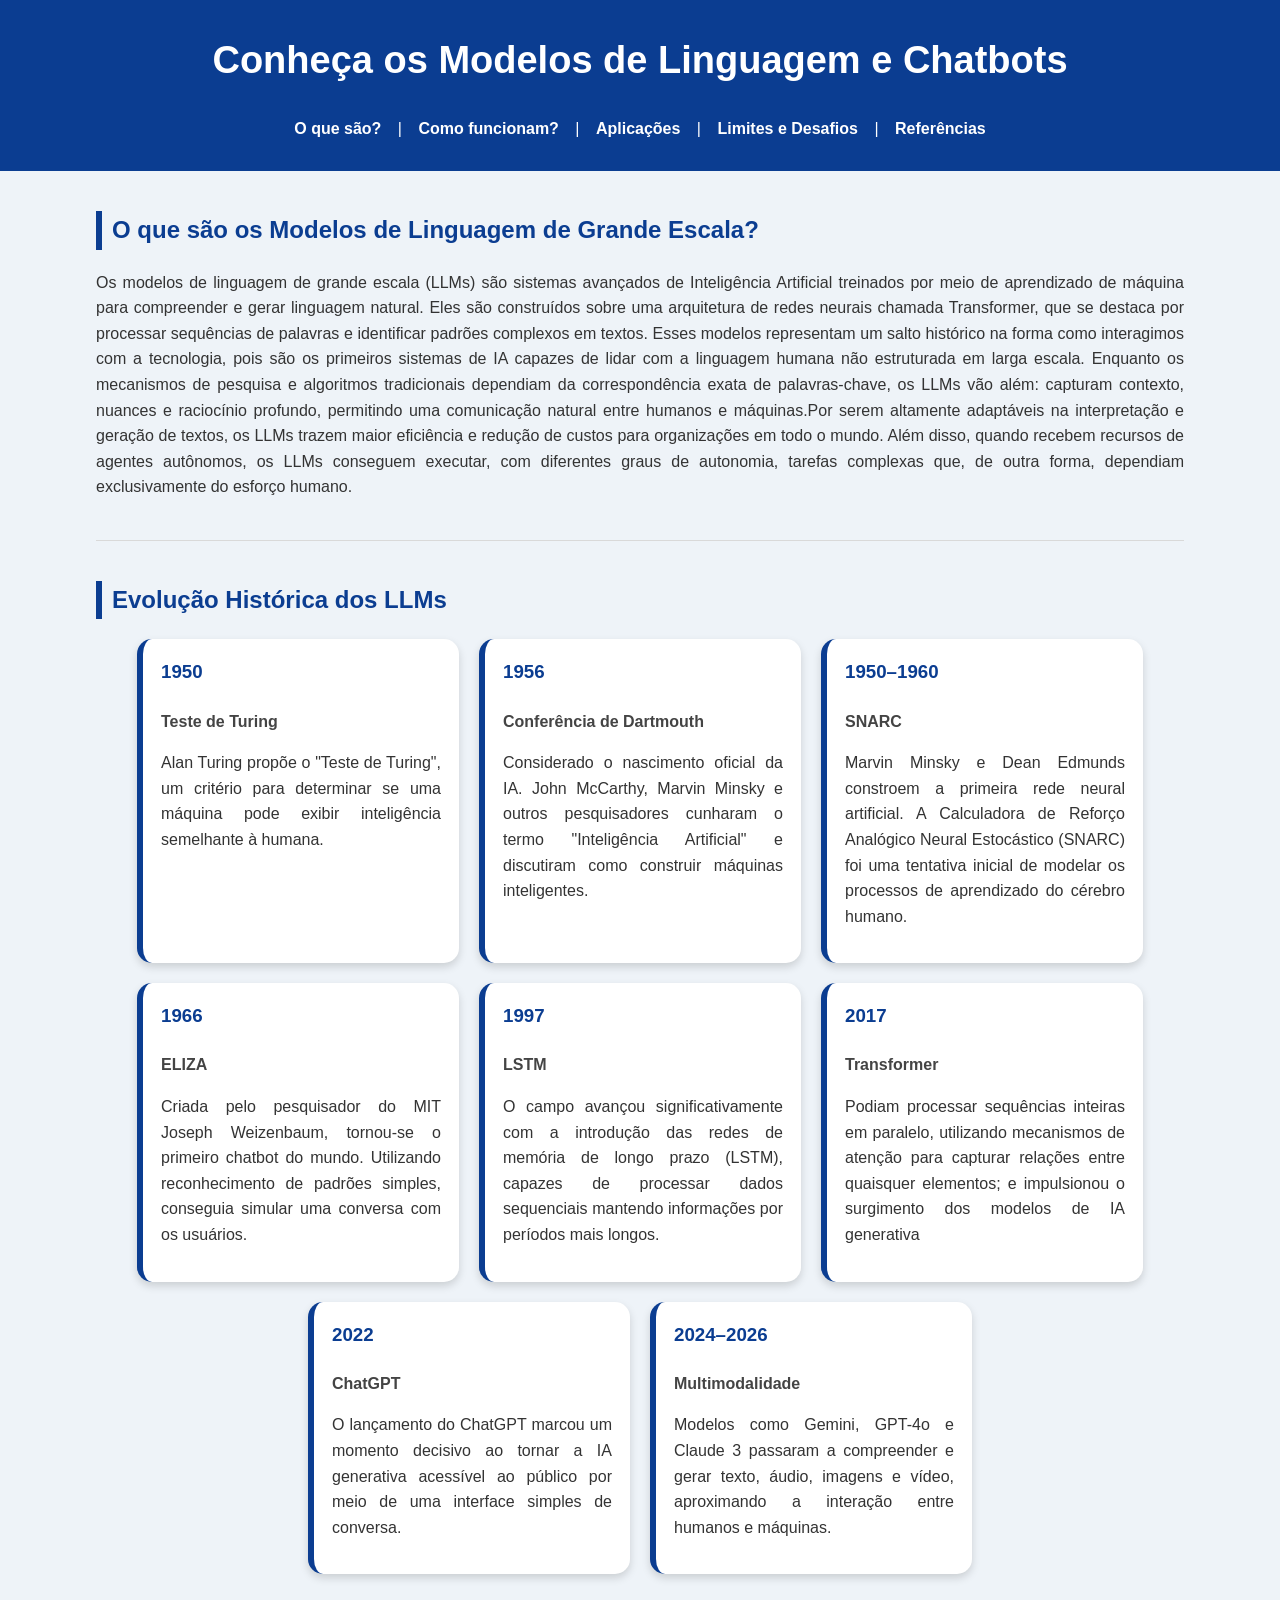
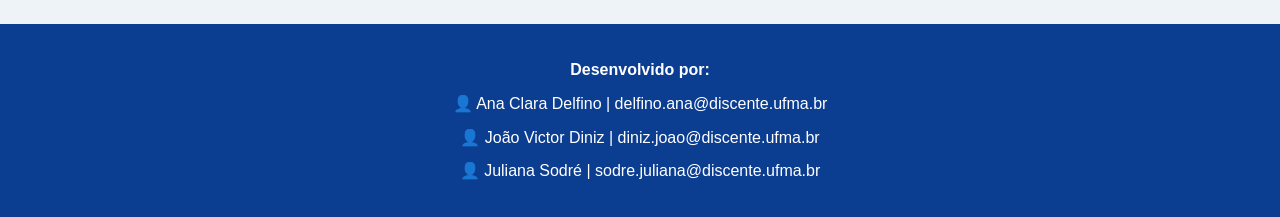
<file: mini-site/index.html>
<!DOCTYPE html>
<html lang="pt-BR">

<head>
    <meta charset="UTF-8">
    <meta name="viewport" content="width=device-width, initial-scale=1.0">
    <title>Modelos de Linguagem e Chatbots</title>

    <link rel="stylesheet" href="css/style.css">
</head>

<body>

    <header>

        <h1>Conheça os Modelos de Linguagem e Chatbots</h1>

        <nav>
            <a href="index.html">O que são?</a> |
            <a href="como-funcionam.html">Como funcionam?</a> |
            <a href="aplicacoes.html">Aplicações</a> |
            <a href="limites-desafios.html">Limites e Desafios</a> |
            <a href="referencias.html">Referências</a>
        </nav>

    </header>

    <main>

        <h2>O que são os Modelos de Linguagem de Grande Escala?</h2>

        <p>
            Os modelos de linguagem de grande escala (LLMs) são sistemas avançados de Inteligência Artificial treinados por meio de aprendizado de máquina para compreender e gerar linguagem natural. Eles são construídos sobre uma arquitetura de redes neurais chamada Transformer, que se destaca por processar sequências de palavras e identificar padrões complexos em textos. Esses modelos representam um salto histórico na forma como interagimos com a tecnologia, pois são os primeiros sistemas de IA capazes de lidar com a linguagem humana não estruturada em larga escala. Enquanto os mecanismos de pesquisa e algoritmos tradicionais dependiam da correspondência exata de palavras-chave, os LLMs vão além: capturam contexto, nuances e raciocínio profundo, permitindo uma comunicação natural entre humanos e máquinas.Por serem altamente adaptáveis na interpretação e geração de textos, os LLMs trazem maior eficiência e redução de custos para organizações em todo o mundo. Além disso, quando recebem recursos de agentes autônomos, os LLMs conseguem executar, com diferentes graus de autonomia, tarefas complexas que, de outra forma, dependiam exclusivamente do esforço humano.
        </p>

        <hr>

        <h2>Evolução Histórica dos LLMs</h2>

        <div class="timeline">

            <div class="card">
                <h3>1950</h3>
                <h4>Teste de Turing</h4>
                <p>
                    Alan Turing propõe o "Teste de Turing", um critério para determinar se uma máquina pode exibir inteligência semelhante à humana.
                </p>
            </div>

            <div class="card">
                <h3>1956</h3>
                <h4>Conferência de Dartmouth</h4>
                <p>
                    Considerado o nascimento oficial da IA. John McCarthy, Marvin Minsky e outros pesquisadores cunharam o termo "Inteligência Artificial" e discutiram como construir máquinas inteligentes.
                </p>
            </div>

            <div class="card">
                <h3>1950–1960</h3>
                <h4>SNARC</h4>
                <p>
                    Marvin Minsky e Dean Edmunds constroem a primeira rede neural artificial. A Calculadora de Reforço Analógico Neural Estocástico (SNARC) foi uma tentativa inicial de modelar os processos de aprendizado do cérebro humano.
                </p>
            </div>

            <div class="card">
                <h3>1966</h3>
                <h4>ELIZA</h4>
                <p>
                    Criada pelo pesquisador do MIT Joseph Weizenbaum, tornou-se o primeiro chatbot do mundo. Utilizando reconhecimento de padrões simples, conseguia simular uma conversa com os usuários.
                </p>
            </div>

            <div class="card">
                <h3>1997</h3>
                <h4>LSTM</h4>
                <p>
                    O campo avançou significativamente com a introdução das redes de memória de longo prazo (LSTM), capazes de processar dados sequenciais mantendo informações por períodos mais longos.
                </p>
            </div>

            <div class="card">
                <h3>2017</h3>
                <h4>Transformer</h4>
                <p>
                    Podiam processar sequências inteiras em paralelo, utilizando mecanismos de atenção para capturar relações entre quaisquer elementos; e impulsionou o surgimento dos modelos de IA generativa
                </p>
            </div>

            <div class="card">
                <h3>2022</h3>
                <h4>ChatGPT</h4>
                <p>
                    O lançamento do ChatGPT marcou um momento decisivo ao tornar a IA generativa acessível ao público por meio de uma interface simples de conversa.
                </p>
            </div>

            <div class="card">
                <h3>2024–2026</h3>
                <h4>Multimodalidade</h4>
                <p>
                    Modelos como Gemini, GPT-4o e Claude 3 passaram a compreender e gerar texto, áudio, imagens e vídeo, aproximando a interação entre humanos e máquinas.
                </p>
            </div>

        </div>

    </main>

    <footer>


        <p><strong>Desenvolvido por:</strong></p>

        <p>👤 Ana Clara Delfino | delfino.ana@discente.ufma.br</p>

        <p>👤 João Victor Diniz | diniz.joao@discente.ufma.br</p>

        <p>👤 Juliana Sodré | sodre.juliana@discente.ufma.br</p>

    </footer>

</body>

</html>
</file>
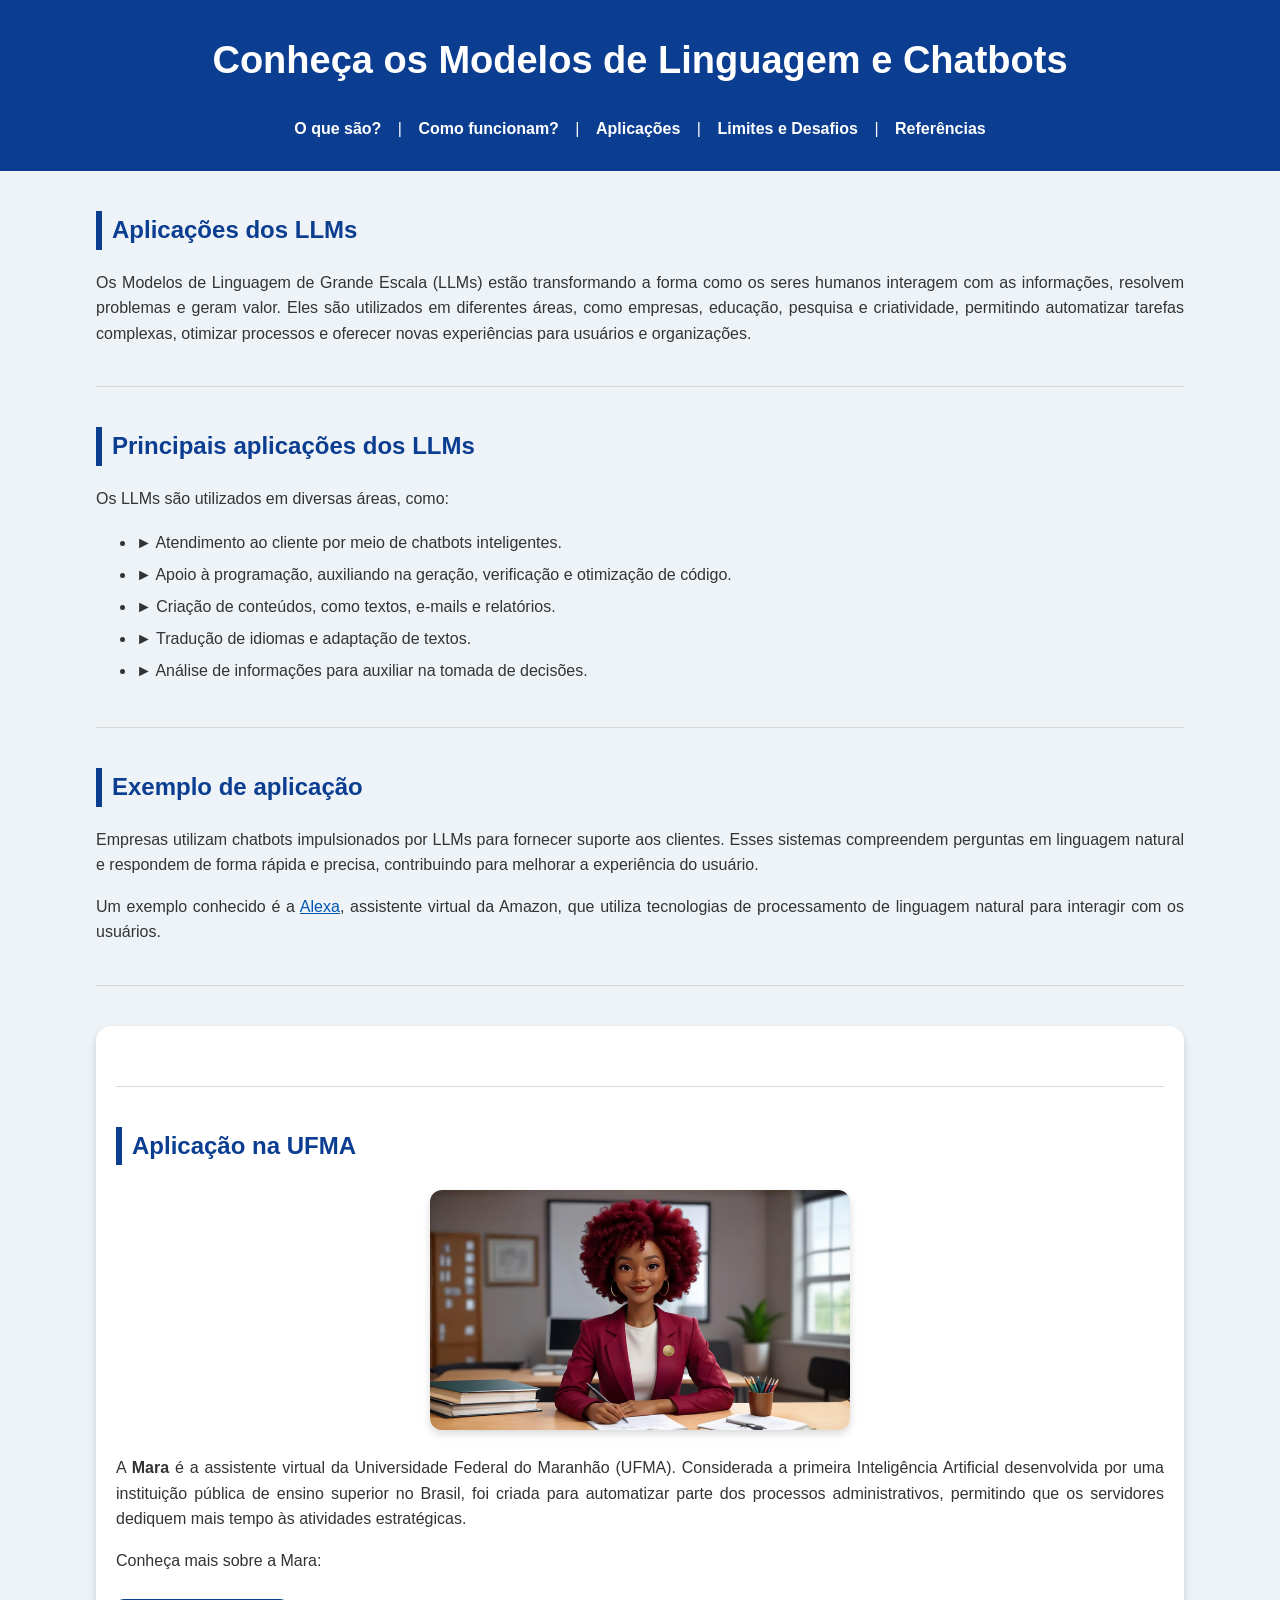
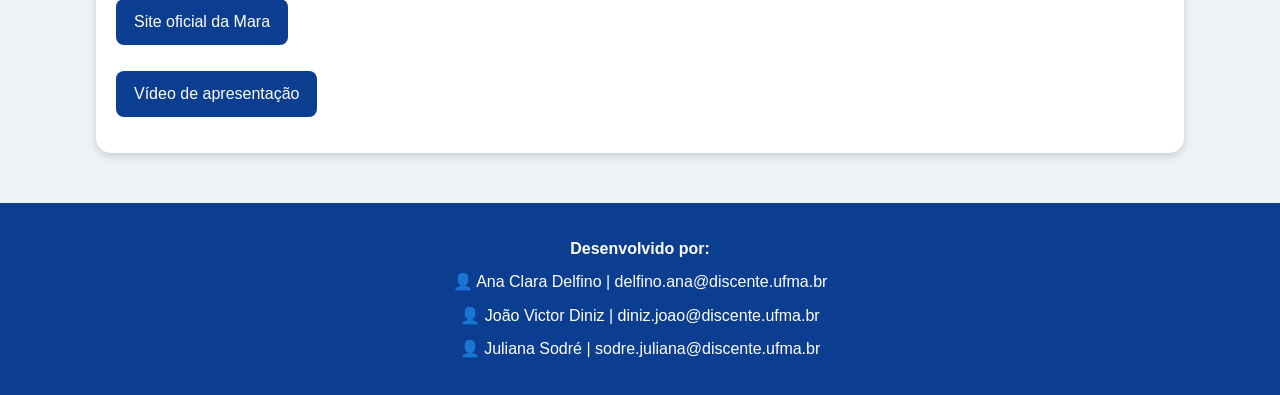
<file: mini-site/aplicacoes.html>
<!DOCTYPE html>
<html lang="pt-BR">

<head>
    <meta charset="UTF-8">
    <meta name="viewport" content="width=device-width, initial-scale=1.0">
    <title>Aplicações dos LLMs</title>

    <link rel="stylesheet" href="css/style.css">
</head>

<body>

<header>

    <h1>Conheça os Modelos de Linguagem e Chatbots</h1>

    <nav>
        <a href="index.html">O que são?</a> |
        <a href="como-funcionam.html">Como funcionam?</a> |
        <a href="aplicacoes.html">Aplicações</a> |
        <a href="limites-desafios.html">Limites e Desafios</a> |
        <a href="referencias.html">Referências</a>
    </nav>

</header>

<main>

<h2>Aplicações dos LLMs</h2>

<p>
Os Modelos de Linguagem de Grande Escala (LLMs) estão transformando a forma como os seres humanos interagem com as informações, resolvem problemas e geram valor. Eles são utilizados em diferentes áreas, como empresas, educação, pesquisa e criatividade, permitindo automatizar tarefas complexas, otimizar processos e oferecer novas experiências para usuários e organizações.
</p>

<hr>

<h2>Principais aplicações dos LLMs</h2>

<p>Os LLMs são utilizados em diversas áreas, como:</p>

<ul>
    <li>► Atendimento ao cliente por meio de chatbots inteligentes.</li>
    <li>► Apoio à programação, auxiliando na geração, verificação e otimização de código.</li>
    <li>► Criação de conteúdos, como textos, e-mails e relatórios.</li>
    <li>► Tradução de idiomas e adaptação de textos.</li>
    <li>► Análise de informações para auxiliar na tomada de decisões.</li>
</ul>

<hr>

<h2>Exemplo de aplicação</h2>

<p>
Empresas utilizam chatbots impulsionados por LLMs para fornecer suporte aos clientes. Esses sistemas compreendem perguntas em linguagem natural e respondem de forma rápida e precisa, contribuindo para melhorar a experiência do usuário.
</p>

<p>
Um exemplo conhecido é a
<a href="https://www.amazon.com.br/b?ie=UTF8&node=19949683011" target="_blank">Alexa</a>,
assistente virtual da Amazon, que utiliza tecnologias de processamento de linguagem natural para interagir com os usuários.
</p>

<hr>

<div class="mara">

<hr>

<h2>Aplicação na UFMA</h2>

<img src="imagens/maraIA.png" alt="Mara, assistente virtual da UFMA">

<p>
A <strong>Mara</strong> é a assistente virtual da Universidade Federal do Maranhão (UFMA). Considerada a primeira Inteligência Artificial desenvolvida por uma instituição pública de ensino superior no Brasil, foi criada para automatizar parte dos processos administrativos, permitindo que os servidores dediquem mais tempo às atividades estratégicas.
</p>

<p>
Conheça mais sobre a Mara:
</p>

<p>
<a class="botao" href="https://mara.ufma.br/" target="_blank">
Site oficial da Mara
</a>
</p>

<p>
<a class="botao" href="https://youtu.be/qGgKyox42ZM?si=IKmqnyWZAitXJc-E" target="_blank">
Vídeo de apresentação
</a>
</p>

</div>

</main>

<footer>

<p><strong>Desenvolvido por:</strong></p>

<p>👤 Ana Clara Delfino | delfino.ana@discente.ufma.br</p>

<p>👤 João Victor Diniz | diniz.joao@discente.ufma.br</p>

<p>👤 Juliana Sodré | sodre.juliana@discente.ufma.br</p>

</footer>

</body>
</html>
</file>
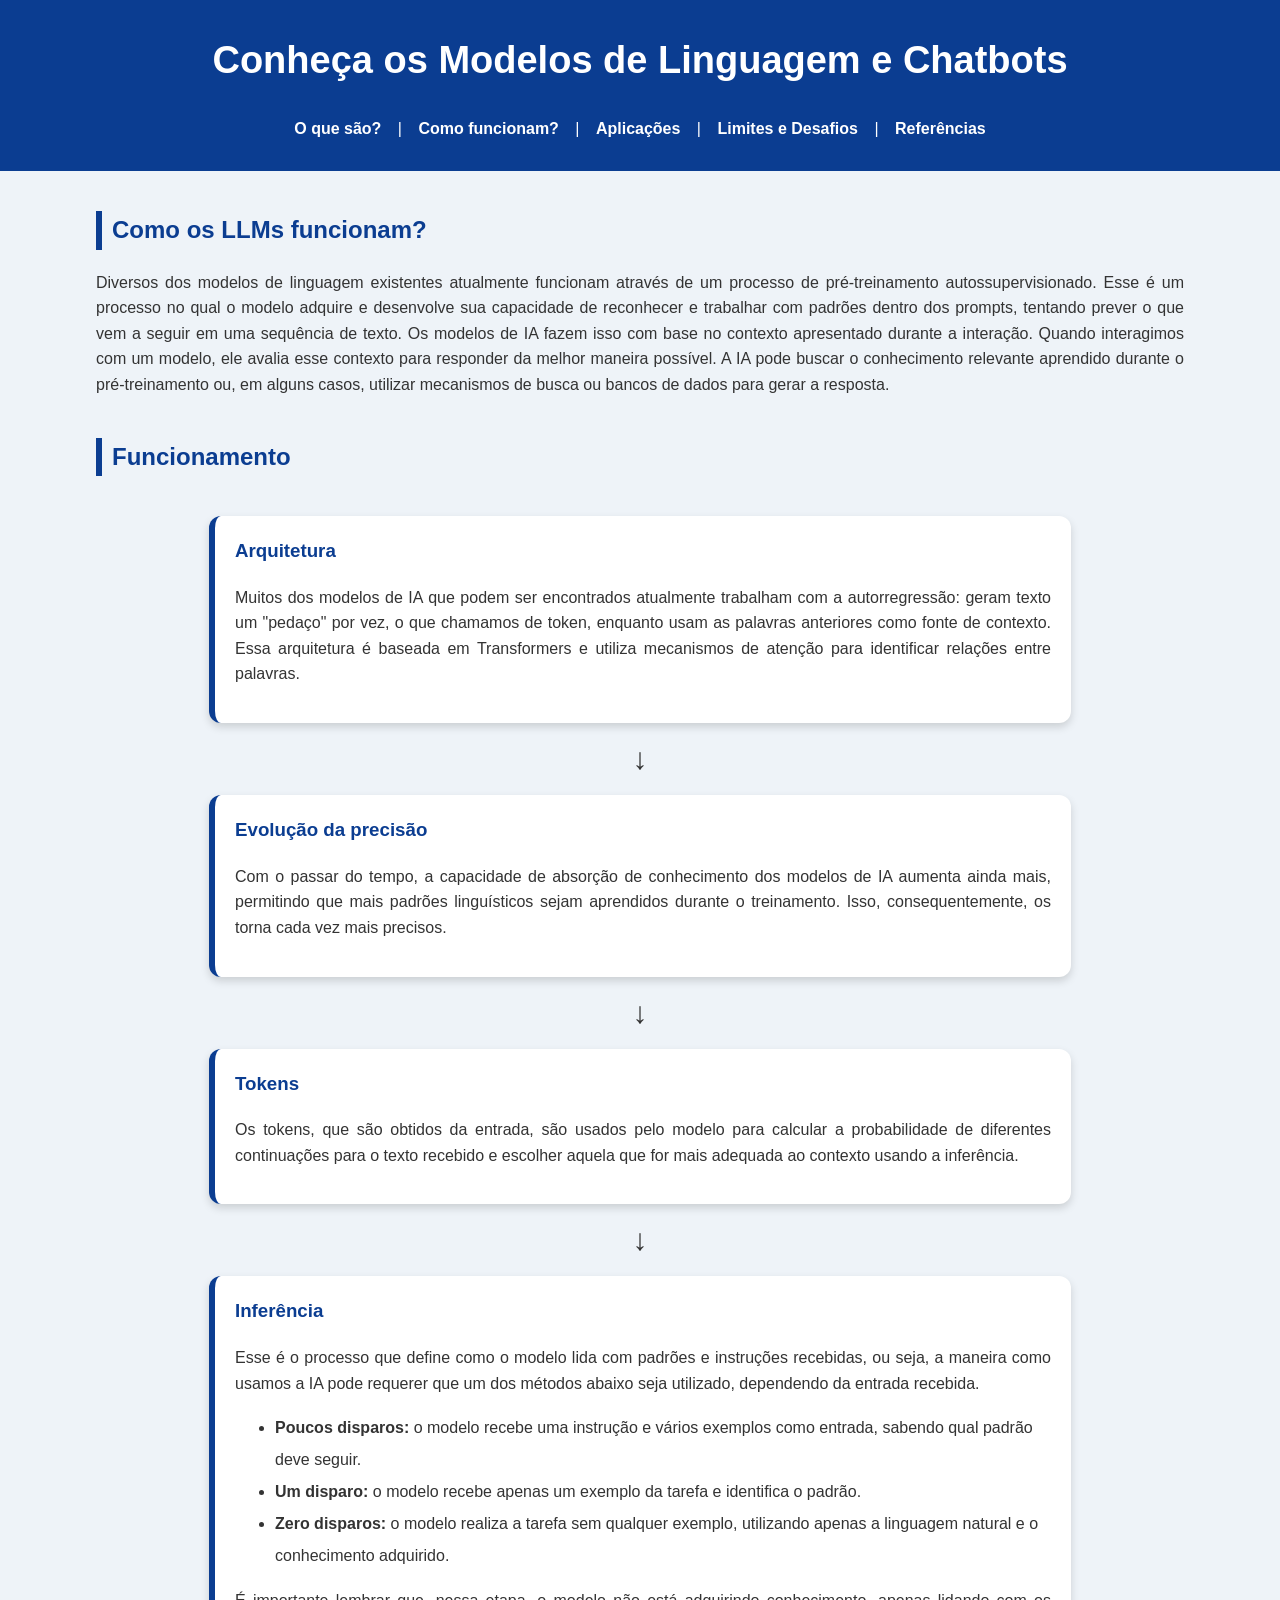
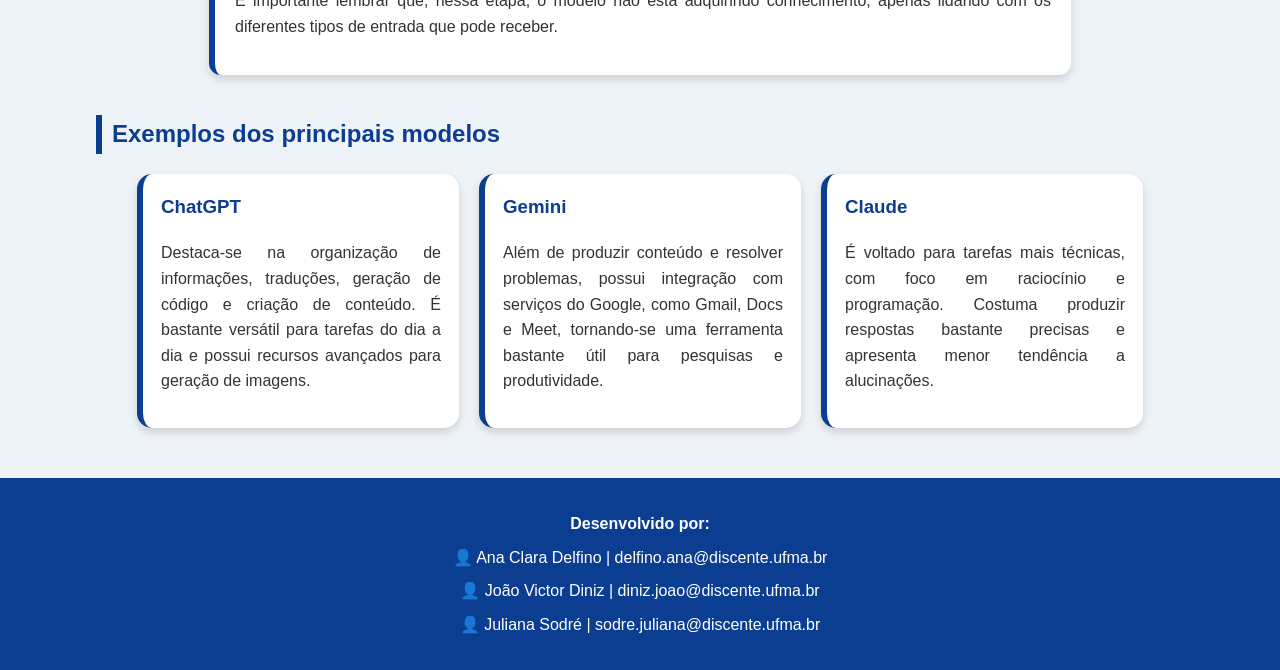
<file: mini-site/como-funcionam.html>
<!DOCTYPE html>
<html lang="pt-BR">

<head>
    <meta charset="UTF-8">
    <meta name="viewport" content="width=device-width, initial-scale=1.0">
    <title>Como Funcionam?</title>

    <link rel="stylesheet" href="css/style.css">
</head>

<body>

<header>

    <h1>Conheça os Modelos de Linguagem e Chatbots</h1>

    <nav>
        <a href="index.html">O que são?</a> |
        <a href="como-funcionam.html">Como funcionam?</a> |
        <a href="aplicacoes.html">Aplicações</a> |
        <a href="limites-desafios.html">Limites e Desafios</a> |
        <a href="referencias.html">Referências</a>
    </nav>

</header>

<main>

<h2>Como os LLMs funcionam?</h2>

<p>
Diversos dos modelos de linguagem existentes atualmente funcionam através de um processo de pré-treinamento autossupervisionado. Esse é um processo no qual o modelo adquire e desenvolve sua capacidade de reconhecer e trabalhar com padrões dentro dos prompts, tentando prever o que vem a seguir em uma sequência de texto. Os modelos de IA fazem isso com base no contexto apresentado durante a interação. Quando interagimos com um modelo, ele avalia esse contexto para responder da melhor maneira possível. A IA pode buscar o conhecimento relevante aprendido durante o pré-treinamento ou, em alguns casos, utilizar mecanismos de busca ou bancos de dados para gerar a resposta.
</p>


<h2>Funcionamento</h2>

<div class="fluxograma">

    <div class="etapa">

        <h3>Arquitetura</h3>

        <p>
            Muitos dos modelos de IA que podem ser encontrados atualmente trabalham com a autorregressão: geram texto um "pedaço" por vez, o que chamamos de token, enquanto usam as palavras anteriores como fonte de contexto. Essa arquitetura é baseada em Transformers e utiliza mecanismos de atenção para identificar relações entre palavras.
        </p>

    </div>

    <div class="seta">↓</div>

    <div class="etapa">

        <h3>Evolução da precisão</h3>

        <p>
            Com o passar do tempo, a capacidade de absorção de conhecimento dos modelos de IA aumenta ainda mais, permitindo que mais padrões linguísticos sejam aprendidos durante o treinamento. Isso, consequentemente, os torna cada vez mais precisos.
        </p>

    </div>

    <div class="seta">↓</div>

    <div class="etapa">

        <h3>Tokens</h3>

        <p>
            Os tokens, que são obtidos da entrada, são usados pelo modelo para calcular a probabilidade de diferentes continuações para o texto recebido e escolher aquela que for mais adequada ao contexto usando a inferência.
        </p>

    </div>

    <div class="seta">↓</div>

    <div class="etapa">

        <h3>Inferência</h3>

        <p>
            Esse é o processo que define como o modelo lida com padrões e instruções recebidas, ou seja, a maneira como usamos a IA pode requerer que um dos métodos abaixo seja utilizado, dependendo da entrada recebida.
        </p>

        <ul>
            <li><strong>Poucos disparos:</strong> o modelo recebe uma instrução e vários exemplos como entrada, sabendo qual padrão deve seguir.</li>

            <li><strong>Um disparo:</strong> o modelo recebe apenas um exemplo da tarefa e identifica o padrão.</li>

            <li><strong>Zero disparos:</strong> o modelo realiza a tarefa sem qualquer exemplo, utilizando apenas a linguagem natural e o conhecimento adquirido.</li>
        </ul>

        <p>
            É importante lembrar que, nessa etapa, o modelo não está adquirindo conhecimento, apenas lidando com os diferentes tipos de entrada que pode receber.
        </p>

    </div>

</div>

<h2>Exemplos dos principais modelos</h2>

<div class="timeline">

<div class="card">

<h3>ChatGPT</h3>

<p>
Destaca-se na organização de informações, traduções, geração de código e criação de conteúdo. É bastante versátil para tarefas do dia a dia e possui recursos avançados para geração de imagens.
</p>

</div>

<div class="card">

<h3>Gemini</h3>

<p>
Além de produzir conteúdo e resolver problemas, possui integração com serviços do Google, como Gmail, Docs e Meet, tornando-se uma ferramenta bastante útil para pesquisas e produtividade.
</p>

</div>

<div class="card">

<h3>Claude</h3>

<p>
É voltado para tarefas mais técnicas, com foco em raciocínio e programação. Costuma produzir respostas bastante precisas e apresenta menor tendência a alucinações.
</p>

</div>

</div>

</main>

<footer>

<p><strong>Desenvolvido por:</strong></p>

<p>👤 Ana Clara Delfino | delfino.ana@discente.ufma.br</p>

<p>👤 João Victor Diniz | diniz.joao@discente.ufma.br</p>

<p>👤 Juliana Sodré | sodre.juliana@discente.ufma.br</p>

</footer>

</body>
</html>
</file>
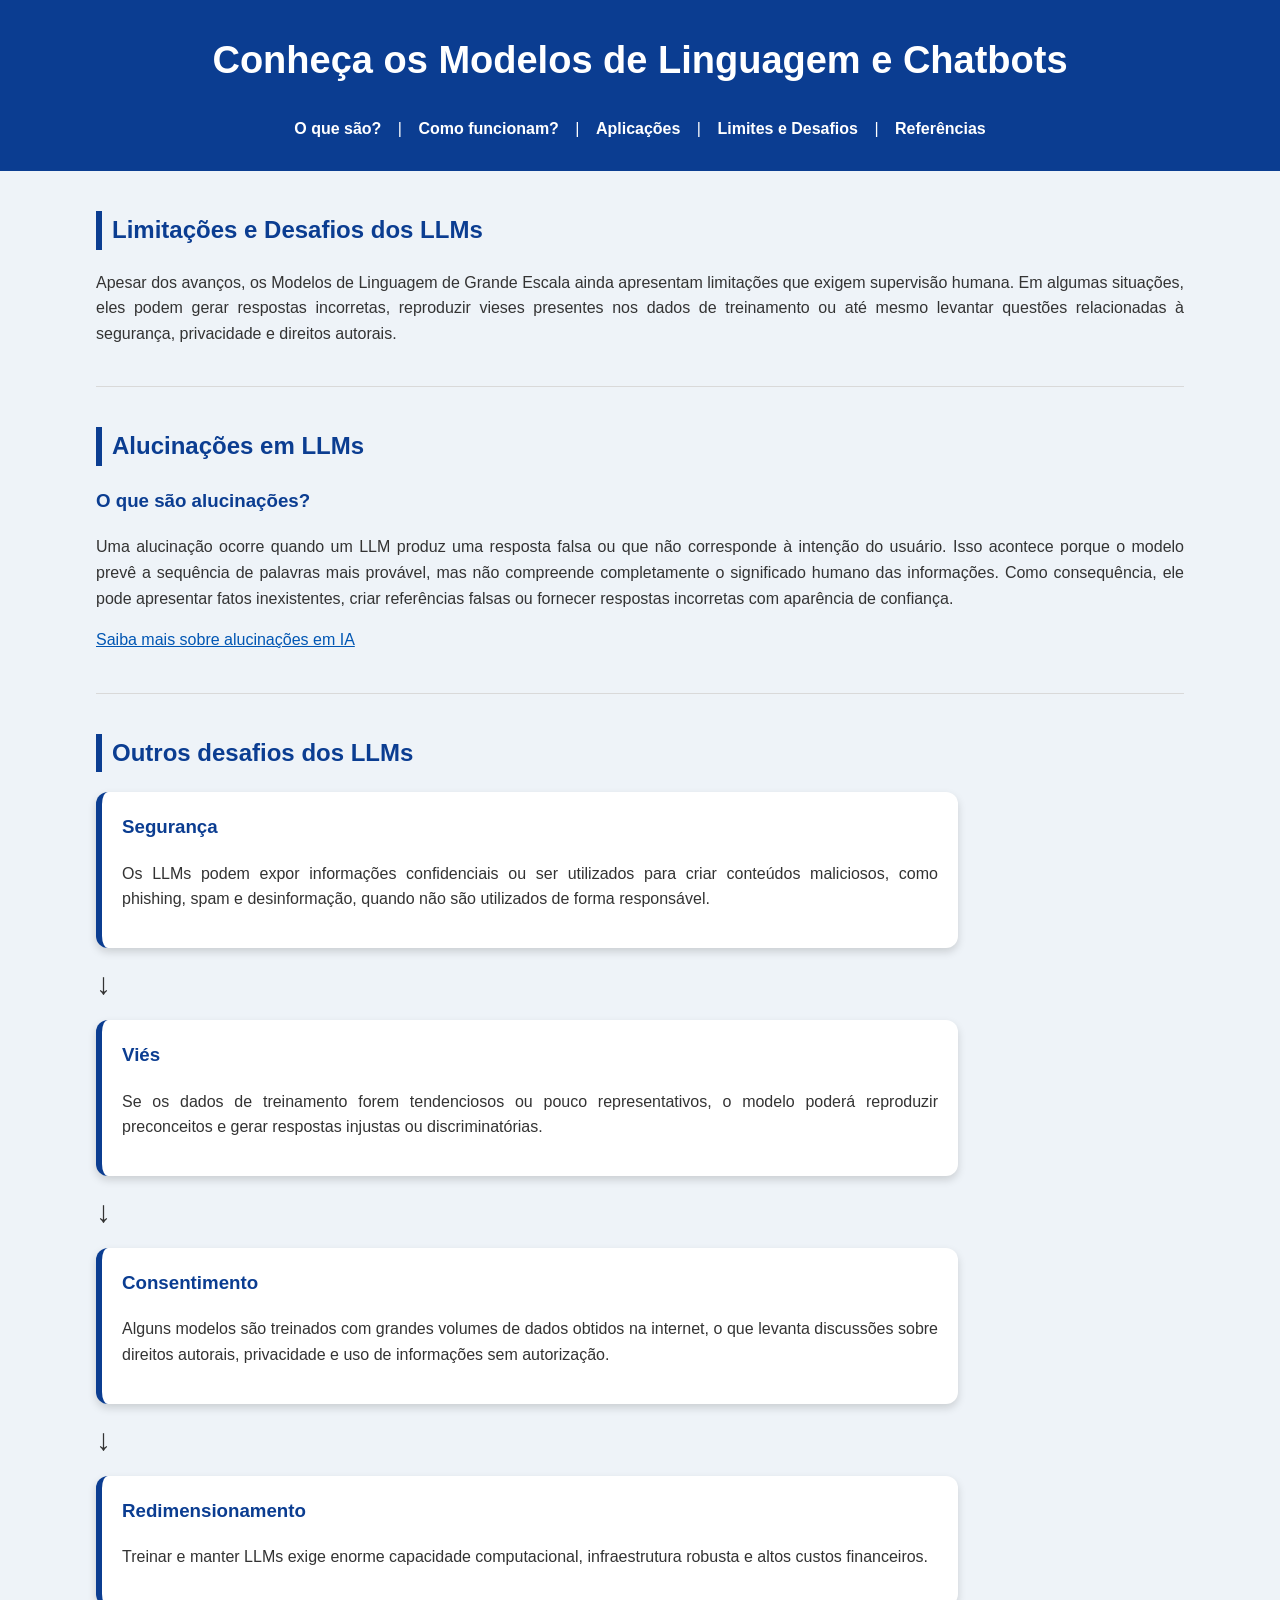
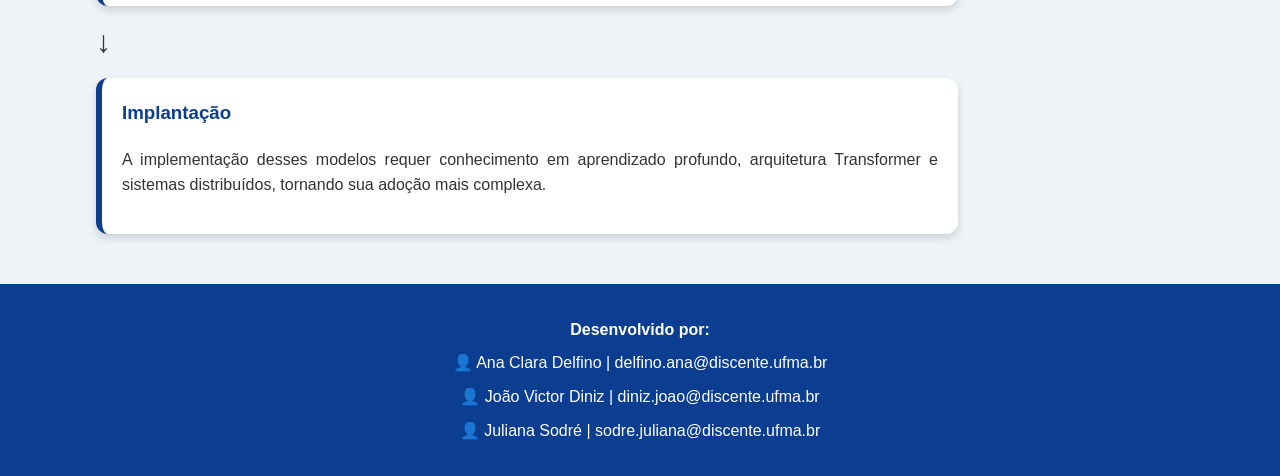
<file: mini-site/limites-desafios.html>
<!DOCTYPE html>
<html lang="pt-BR">

<head>
    <meta charset="UTF-8">
    <meta name="viewport" content="width=device-width, initial-scale=1.0">
    <title>Limites e Desafios</title>

    <link rel="stylesheet" href="css/style.css">
</head>

<body>

<header>

    <h1>Conheça os Modelos de Linguagem e Chatbots</h1>

    <nav>
        <a href="index.html">O que são?</a> |
        <a href="como-funcionam.html">Como funcionam?</a> |
        <a href="aplicacoes.html">Aplicações</a> |
        <a href="limites-desafios.html">Limites e Desafios</a> |
        <a href="referencias.html">Referências</a>
    </nav>

</header>

<main>

<h2>Limitações e Desafios dos LLMs</h2>

<p>
Apesar dos avanços, os Modelos de Linguagem de Grande Escala ainda apresentam limitações que exigem supervisão humana. Em algumas situações, eles podem gerar respostas incorretas, reproduzir vieses presentes nos dados de treinamento ou até mesmo levantar questões relacionadas à segurança, privacidade e direitos autorais.
</p>

<hr>

<h2>Alucinações em LLMs</h2>

<div class="card-destaque">

    <h3>O que são alucinações?</h3>

    <p>
        Uma alucinação ocorre quando um LLM produz uma resposta falsa ou que não corresponde à intenção do usuário. Isso acontece porque o modelo prevê a sequência de palavras mais provável, mas não compreende completamente o significado humano das informações. Como consequência, ele pode apresentar fatos inexistentes, criar referências falsas ou fornecer respostas incorretas com aparência de confiança.
    </p>

    <a href="https://www.ibm.com/br-pt/think/topics/ai-hallucinations" target="_blank">
        Saiba mais sobre alucinações em IA
    </a>

</div>

<hr>

<h2>Outros desafios dos LLMs</h2>

<div class="fluxo">

    <div class="etapa">

        <h3>Segurança</h3>

        <p>
            Os LLMs podem expor informações confidenciais ou ser utilizados para criar conteúdos maliciosos, como phishing, spam e desinformação, quando não são utilizados de forma responsável.
        </p>

    </div>

    <div class="seta">↓</div>

    <div class="etapa">

        <h3>Viés</h3>

        <p>
            Se os dados de treinamento forem tendenciosos ou pouco representativos, o modelo poderá reproduzir preconceitos e gerar respostas injustas ou discriminatórias.
        </p>

    </div>

    <div class="seta">↓</div>

    <div class="etapa">

        <h3>Consentimento</h3>

        <p>
            Alguns modelos são treinados com grandes volumes de dados obtidos na internet, o que levanta discussões sobre direitos autorais, privacidade e uso de informações sem autorização.
        </p>

    </div>

    <div class="seta">↓</div>

    <div class="etapa">

        <h3>Redimensionamento</h3>

        <p>
            Treinar e manter LLMs exige enorme capacidade computacional, infraestrutura robusta e altos custos financeiros.
        </p>

    </div>

    <div class="seta">↓</div>

    <div class="etapa">

        <h3>Implantação</h3>

        <p>
            A implementação desses modelos requer conhecimento em aprendizado profundo, arquitetura Transformer e sistemas distribuídos, tornando sua adoção mais complexa.
        </p>

    </div>

</div>

</main>

<footer>

<p><strong>Desenvolvido por:</strong></p>

<p>👤 Ana Clara Delfino | delfino.ana@discente.ufma.br</p>

<p>👤 João Victor Diniz | diniz.joao@discente.ufma.br</p>

<p>👤 Juliana Sodré | sodre.juliana@discente.ufma.br</p>

</footer>

</body>
</html>
</file>
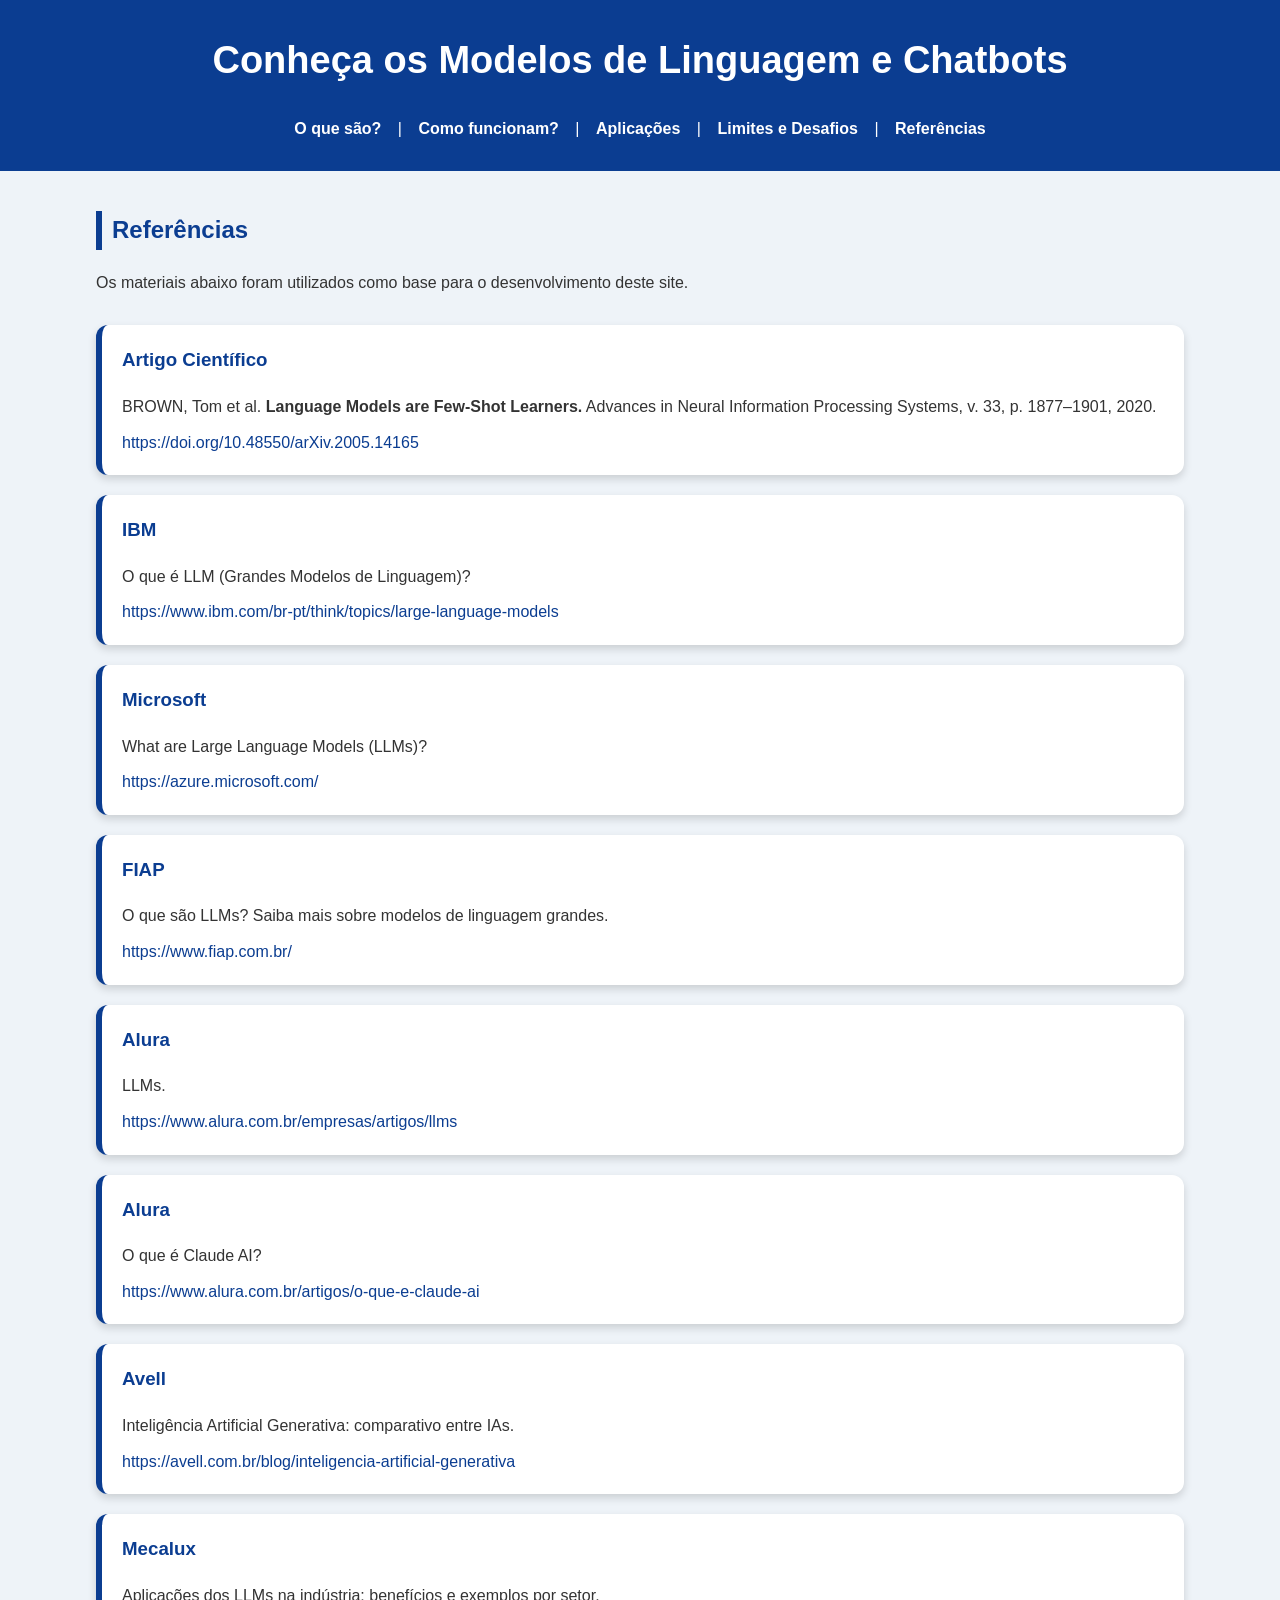
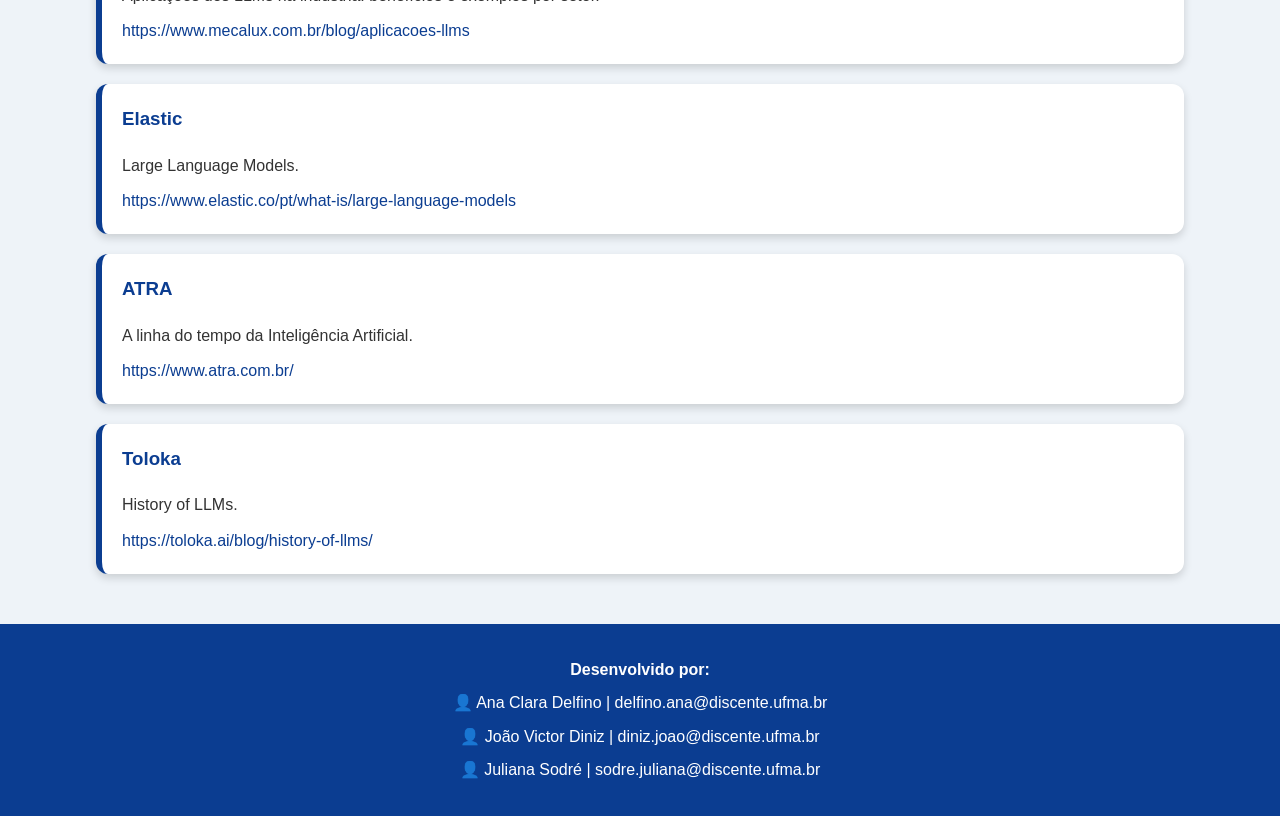
<file: mini-site/referencias.html>
<!DOCTYPE html>
<html lang="pt-BR">

<head>
    <meta charset="UTF-8">
    <meta name="viewport" content="width=device-width, initial-scale=1.0">
    <title>Limites e Desafios</title>

    <link rel="stylesheet" href="css/style.css">
</head>

<body>

<header>

    <h1>Conheça os Modelos de Linguagem e Chatbots</h1>

    <nav>
        <a href="index.html">O que são?</a> |
        <a href="como-funcionam.html">Como funcionam?</a> |
        <a href="aplicacoes.html">Aplicações</a> |
        <a href="limites-desafios.html">Limites e Desafios</a> |
        <a href="referencias.html">Referências</a>
    </nav>

</header>

<main>

<h2>Referências</h2>

<p>
Os materiais abaixo foram utilizados como base para o desenvolvimento deste site.
</p>

<div class="referencias">

    <div class="card-referencia">

        <h3>Artigo Científico</h3>

        <p>
            BROWN, Tom et al. <strong>Language Models are Few-Shot Learners.</strong>
            Advances in Neural Information Processing Systems,
            v. 33, p. 1877–1901, 2020.
        </p>

        <a href="https://doi.org/10.48550/arXiv.2005.14165" target="_blank">
            https://doi.org/10.48550/arXiv.2005.14165
        </a>

    </div>

    <div class="card-referencia">

        <h3>IBM</h3>

        <p>O que é LLM (Grandes Modelos de Linguagem)?</p>

        <a href="https://www.ibm.com/br-pt/think/topics/large-language-models" target="_blank">
            https://www.ibm.com/br-pt/think/topics/large-language-models
        </a>

    </div>

    <div class="card-referencia">

        <h3>Microsoft</h3>

        <p>What are Large Language Models (LLMs)?</p>

        <a href="https://azure.microsoft.com/en-us/resources/cloud-computing-dictionary/what-are-large-language-models-llms" target="_blank">
            https://azure.microsoft.com/
        </a>

    </div>

    <div class="card-referencia">

        <h3>FIAP</h3>

        <p>O que são LLMs? Saiba mais sobre modelos de linguagem grandes.</p>

        <a href="https://www.fiap.com.br/radar-tech/post/o-que-sao-llms-saiba-mais-sobre-modelos-de-linguagem-grandes/" target="_blank">
            https://www.fiap.com.br/
        </a>

    </div>

    <div class="card-referencia">

        <h3>Alura</h3>

        <p>LLMs.</p>

        <a href="https://www.alura.com.br/empresas/artigos/llms" target="_blank">
            https://www.alura.com.br/empresas/artigos/llms
        </a>

    </div>

    <div class="card-referencia">

        <h3>Alura</h3>

        <p>O que é Claude AI?</p>

        <a href="https://www.alura.com.br/artigos/o-que-e-claude-ai" target="_blank">
            https://www.alura.com.br/artigos/o-que-e-claude-ai
        </a>

    </div>

    <div class="card-referencia">

        <h3>Avell</h3>

        <p>Inteligência Artificial Generativa: comparativo entre IAs.</p>

        <a href="https://avell.com.br/blog/inteligencia-artificial-generativa" target="_blank">
            https://avell.com.br/blog/inteligencia-artificial-generativa
        </a>

    </div>

    <div class="card-referencia">

        <h3>Mecalux</h3>

        <p>Aplicações dos LLMs na indústria: benefícios e exemplos por setor.</p>

        <a href="https://www.mecalux.com.br/blog/aplicacoes-llms" target="_blank">
            https://www.mecalux.com.br/blog/aplicacoes-llms
        </a>

    </div>

    <div class="card-referencia">

        <h3>Elastic</h3>

        <p>Large Language Models.</p>

        <a href="https://www.elastic.co/pt/what-is/large-language-models" target="_blank">
            https://www.elastic.co/pt/what-is/large-language-models
        </a>

    </div>

    <div class="card-referencia">

        <h3>ATRA</h3>

        <p>A linha do tempo da Inteligência Artificial.</p>

        <a href="https://www.atra.com.br/2024/10/24/a-linha-do-tempo-da-inteligencia-artificial/" target="_blank">
            https://www.atra.com.br/
        </a>

    </div>

    <div class="card-referencia">

        <h3>Toloka</h3>

        <p>History of LLMs.</p>

        <a href="https://toloka.ai/blog/history-of-llms/" target="_blank">
            https://toloka.ai/blog/history-of-llms/
        </a>

    </div>

</div>

</main>

<footer>

<p><strong>Desenvolvido por:</strong></p>

<p>👤 Ana Clara Delfino | delfino.ana@discente.ufma.br</p>

<p>👤 João Victor Diniz | diniz.joao@discente.ufma.br</p>

<p>👤 Juliana Sodré | sodre.juliana@discente.ufma.br</p>

</footer>

</body>
</html>
</file>
<file: mini-site/css/style.css>
body {
    background-color: #eef3f8;
    font-family: Arial, Helvetica, sans-serif;
    color: #333;
    margin: 0;
    padding: 0;
    line-height: 1.6;
}

main {
    width: 85%;
    margin: 30px auto;
}

header {
    background-color: #0b3d91;
    color: white;
    text-align: center;
    padding: 30px 20px;
}

header h1 {
    margin: 0;
    font-size: 38px;
}

header p {
    margin-top: 10px;
    font-size: 18px;
}

nav {
    margin-top: 25px;
}

nav a {
    color: white;
    text-decoration: none;
    font-weight: bold;
    margin: 0 12px;
}

nav a:hover {
    color: #ffd166;
}

h2 {
    color: #0b3d91;
    border-left: 6px solid #0b3d91;
    padding-left: 10px;
    margin-top: 40px;
}

h3 {
    color: #0b3d91;
}

h4 {
    color: #444;
}

p {
    text-align: justify;
}

a {
    color: #0056b3;
}

a:hover {
    color: #ff6600;
}

img {
    display: block;
    margin: 25px auto;
    max-width: 100%;
    width: 420px;
    border-radius: 12px;
    box-shadow: 0 4px 8px rgba(0, 0, 0, 0.15);
}

.timeline {
    display: flex;
    flex-wrap: wrap;
    justify-content: center;
    gap: 20px;
}

.card {
    background-color: white;
    width: 280px;
    padding: 18px;
    border-radius: 15px;
    border-left: 6px solid #0b3d91;
    box-shadow: 0 4px 8px rgba(0, 0, 0, 0.15);
}

.card h3 {
    margin-top: 0;
    color: #0b3d91;
}

.card h4 {
    margin-bottom: 10px;
}

ul {
    line-height: 2;
}

.botao {
    display: inline-block;
    background-color: #0b3d91;
    color: white;
    padding: 10px 18px;
    text-decoration: none;
    border-radius: 8px;
    margin-top: 10px;
}

.botao:hover {
    background-color: #082d6b;
    color: white;
}

.mara {
    background-color: white;
    padding: 20px;
    border-radius: 15px;
    margin-top: 25px;
    box-shadow: 0 4px 8px rgba(0, 0, 0, 0.15);
}

footer {
    background-color: #0b3d91;
    color: white;
    text-align: center;
    padding: 25px;
    margin-top: 50px;
}

footer p {
    text-align: center;
    margin: 8px;
}

hr {
    border: none;
    height: 1px;
    background-color: #d9d9d9;
    margin: 40px 0;
}

.fluxograma {
    display: flex;
    flex-direction: column;
    align-items: center;
    margin: 40px 0;
}

.etapa {
    background: white;
    width: 75%;
    padding: 20px;
    border-left: 6px solid #0b3d91;
    border-radius: 12px;
    box-shadow: 0 4px 8px rgba(0,0,0,.15);
}

.etapa h3 {
    margin-top: 0;
    color: #0b3d91;
}

.seta {
    font-size: 30px;
    margin: 12px 0;
}

.referencias {
    display: flex;
    flex-direction: column;
    gap: 20px;
    margin-top: 30px;
}

.card-referencia {
    background-color: white;
    border-left: 6px solid #0b3d91;
    border-radius: 12px;
    padding: 20px;
    box-shadow: 0 4px 8px rgba(0,0,0,0.15);
}

.card-referencia h3 {
    margin-top: 0;
    color: #0b3d91;
}

.card-referencia p {
    margin: 10px 0;
}

.card-referencia a {
    color: #0b3d91;
    text-decoration: none;
    word-break: break-word;
}

.card-referencia a:hover {
    text-decoration: underline;
}
</file>
